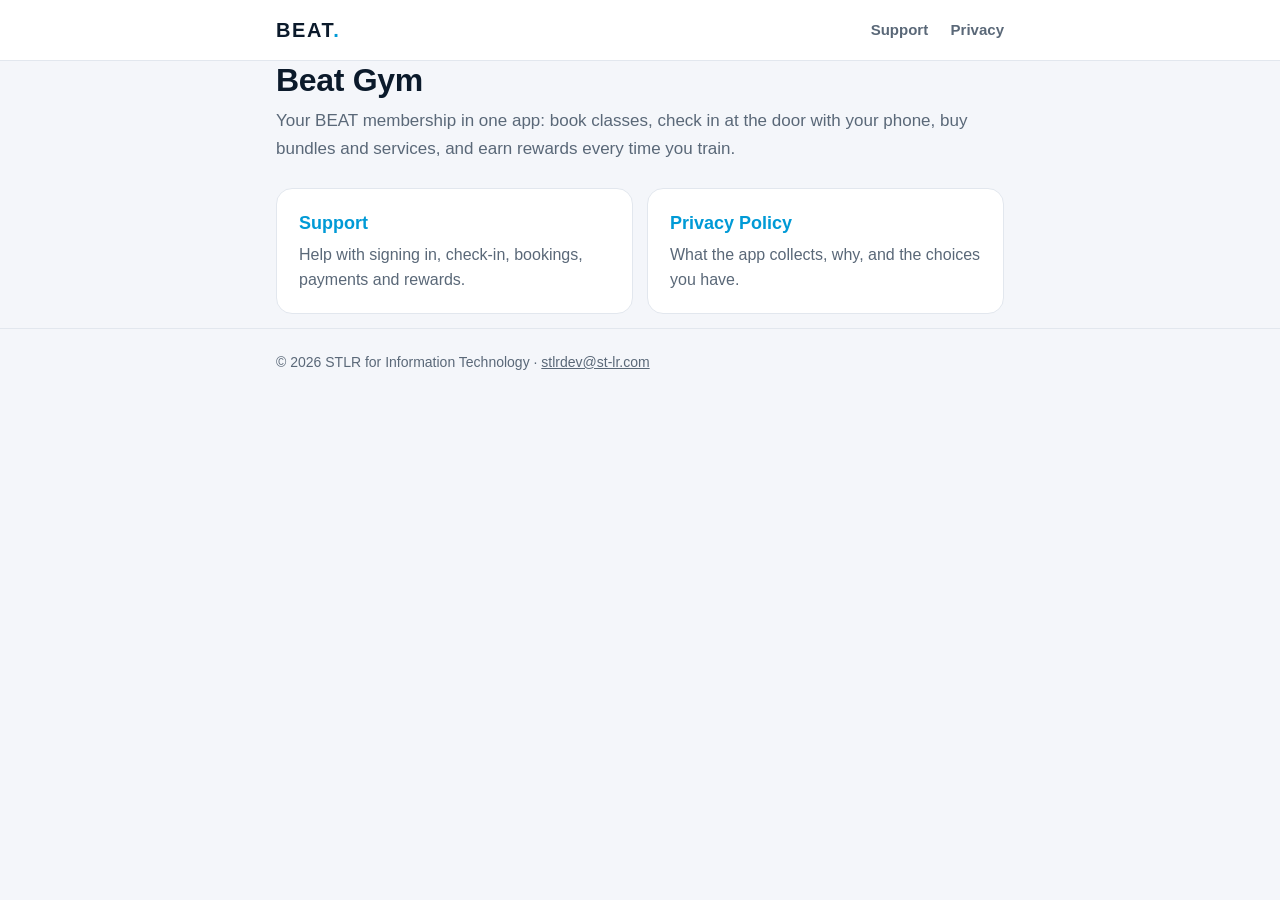
<file: index.html>
<!doctype html>
<html lang="en">
<head>
  <meta charset="utf-8">
  <meta name="viewport" content="width=device-width, initial-scale=1">
  <title>Beat Gym</title>
  <meta name="description" content="Support and privacy information for the Beat Gym app.">
  <link rel="stylesheet" href="styles.css">
</head>
<body>
  <header class="site">
    <div class="wrap">
      <a class="brand" href="./">BEAT<span>.</span></a>
      <nav>
        <a href="support/">Support</a>
        <a href="privacy/">Privacy</a>
      </nav>
    </div>
  </header>

  <main class="wrap">
    <h1>Beat Gym</h1>
    <p class="lead">Your BEAT membership in one app: book classes, check in at the door with your phone, buy bundles and services, and earn rewards every time you train.</p>

    <div class="links">
      <a class="card" href="support/">
        <strong>Support</strong>
        <span>Help with signing in, check-in, bookings, payments and rewards.</span>
      </a>
      <a class="card" href="privacy/">
        <strong>Privacy Policy</strong>
        <span>What the app collects, why, and the choices you have.</span>
      </a>
    </div>
  </main>

  <footer>
    <div class="wrap">© 2026 STLR for Information Technology · <a href="mailto:stlrdev@st-lr.com">stlrdev@st-lr.com</a></div>
  </footer>
</body>
</html>
</file>
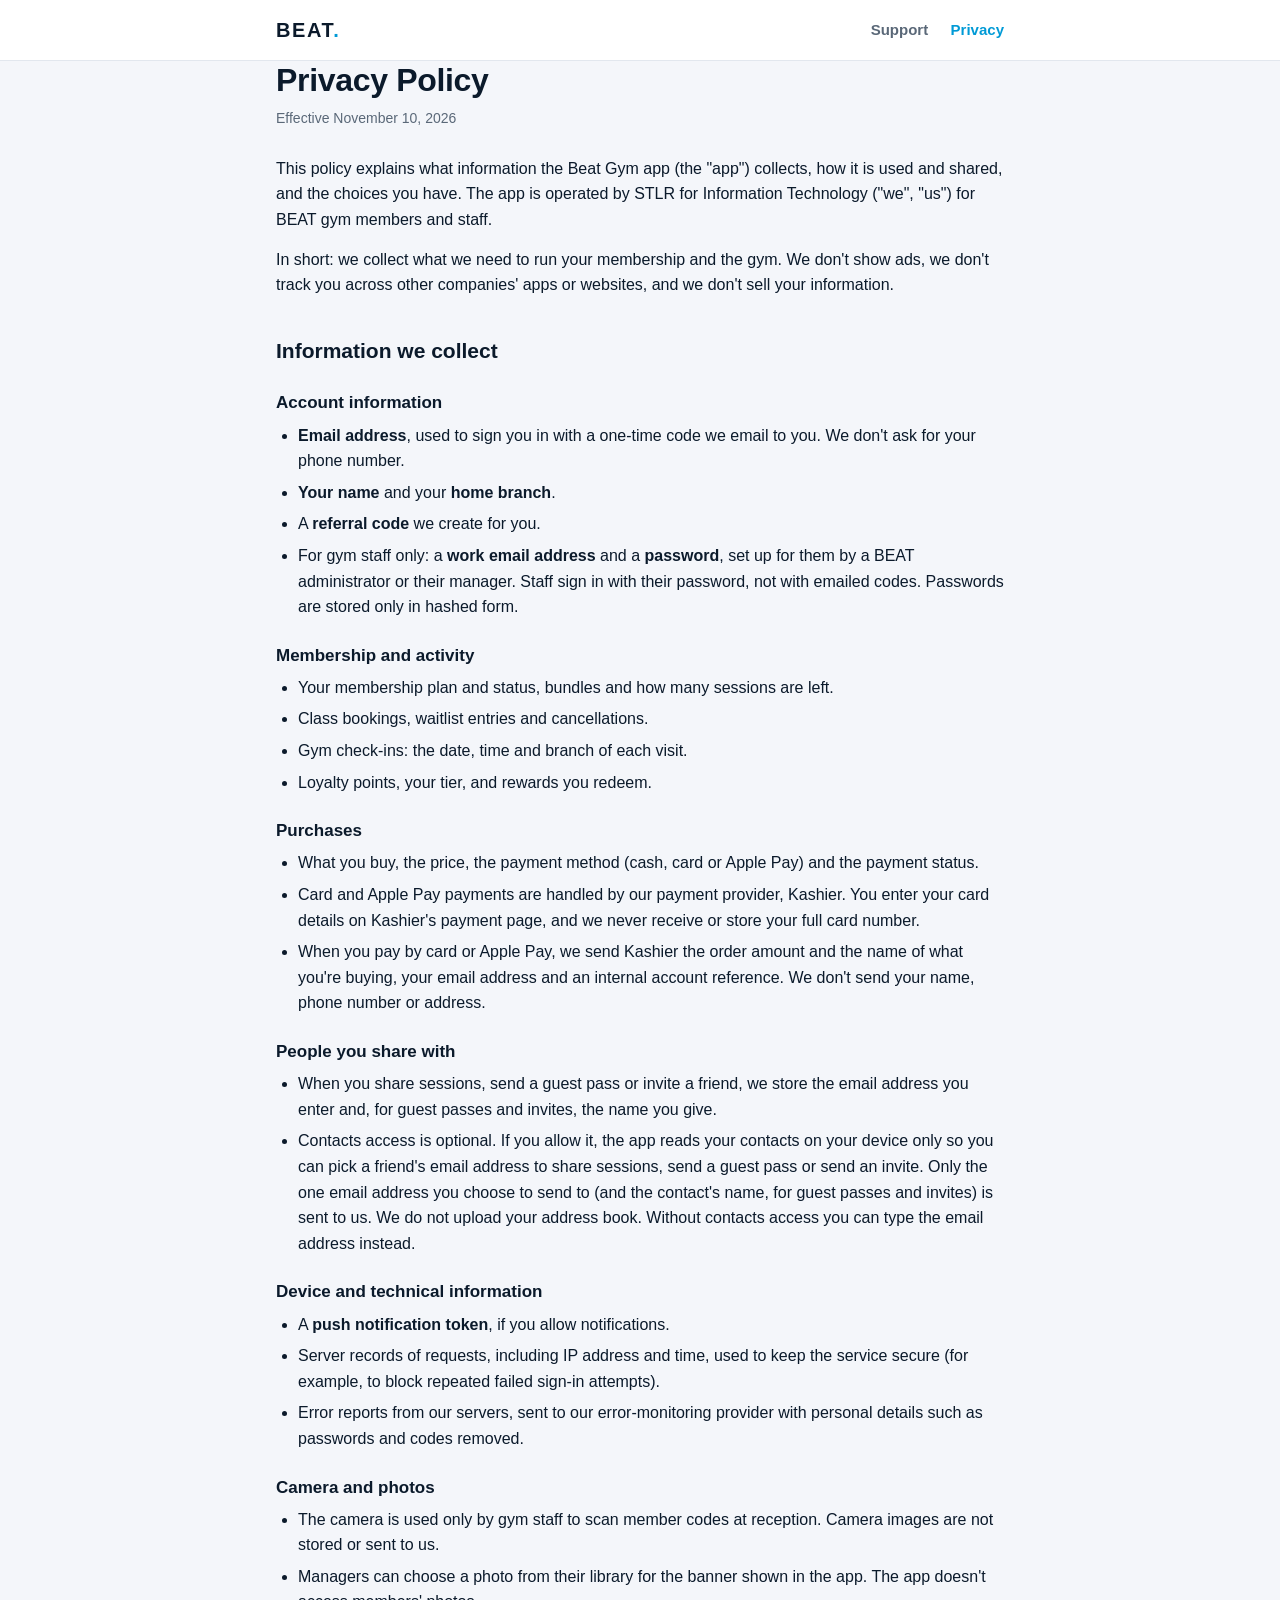
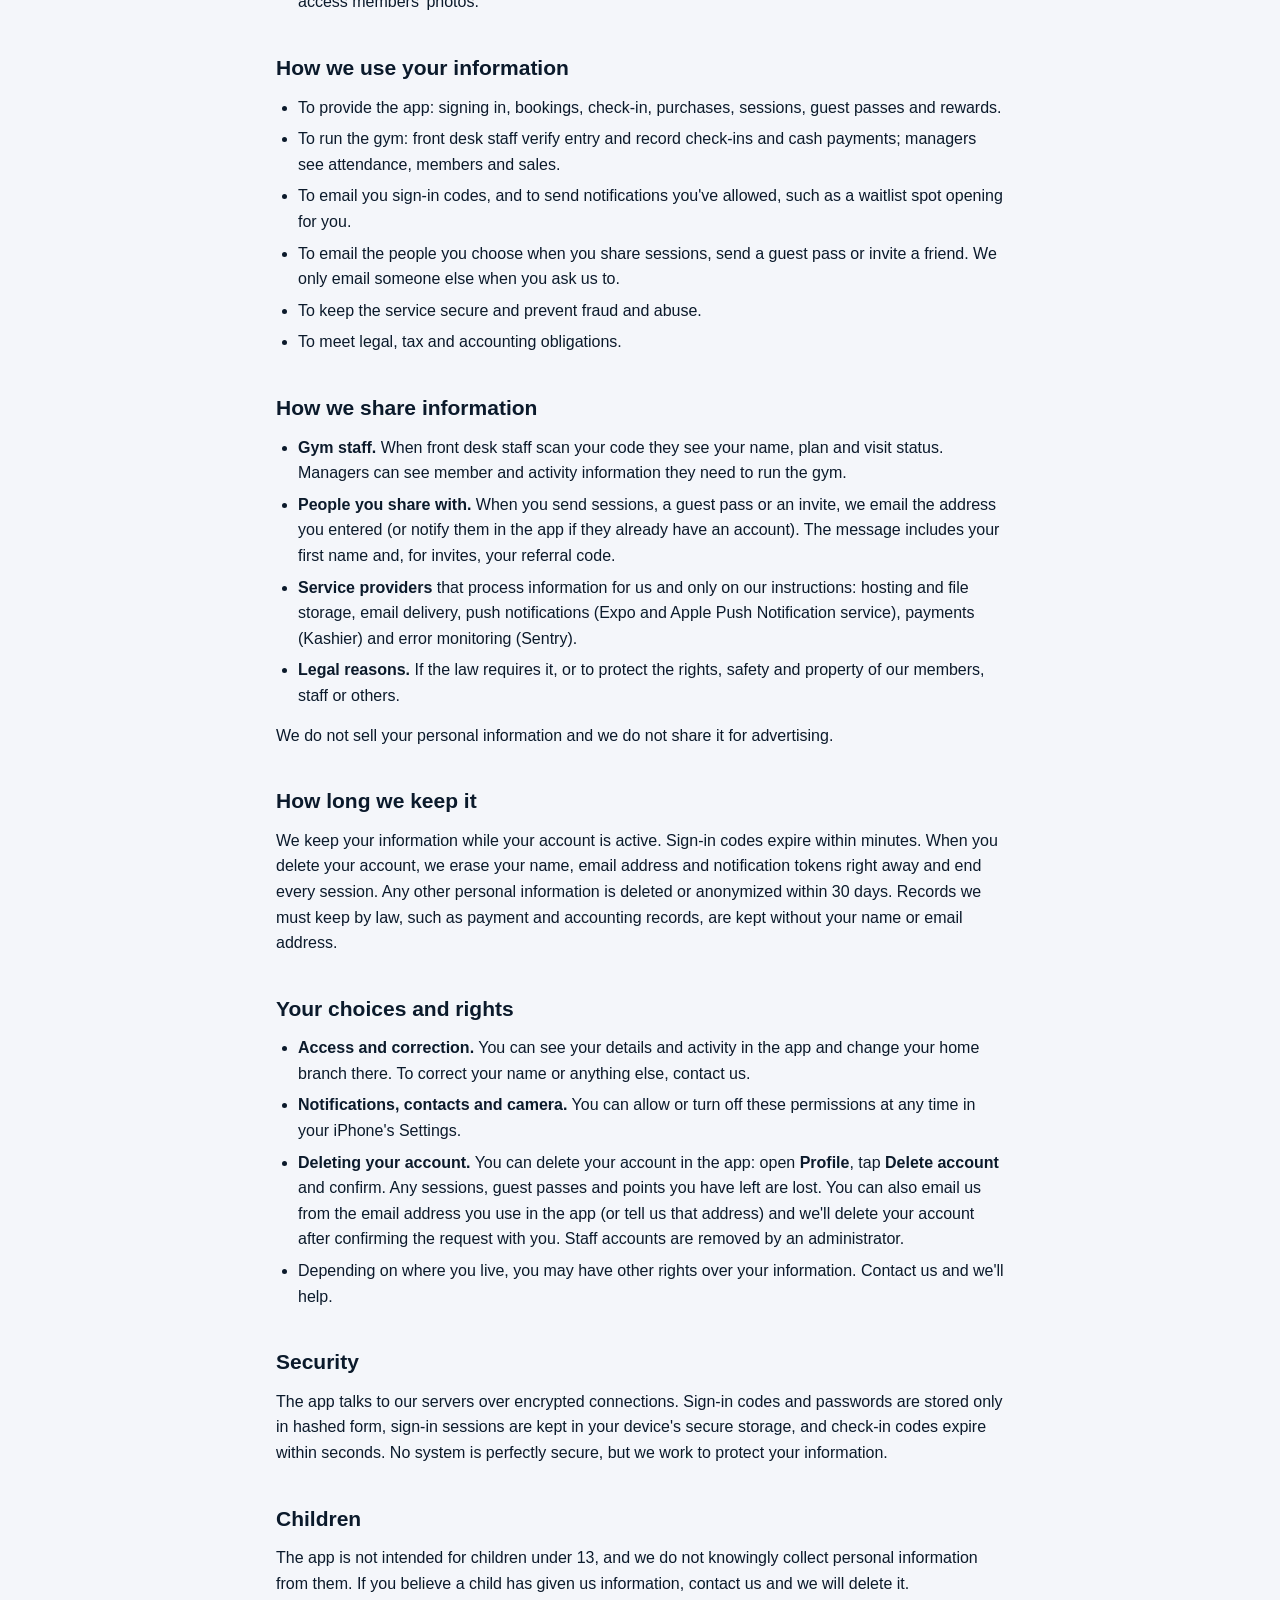
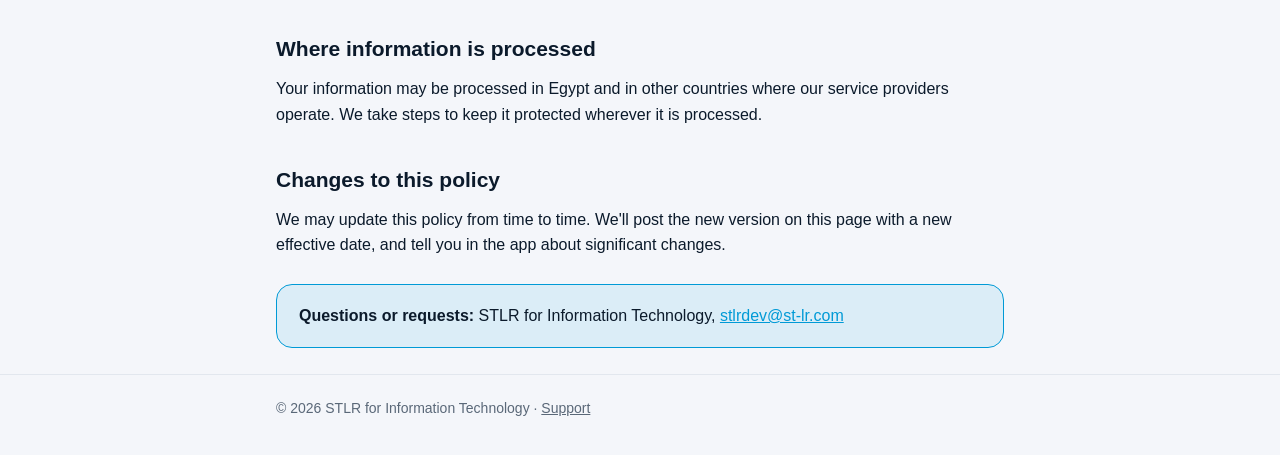
<file: privacy/index.html>
<!doctype html>
<html lang="en">
<head>
  <meta charset="utf-8">
  <meta name="viewport" content="width=device-width, initial-scale=1">
  <title>Beat Gym Privacy Policy</title>
  <meta name="description" content="How the Beat Gym app collects, uses and protects your information.">
  <link rel="stylesheet" href="../styles.css">
</head>
<body>
  <header class="site">
    <div class="wrap">
      <a class="brand" href="../">BEAT<span>.</span></a>
      <nav>
        <a href="../support/">Support</a>
        <a href="./" aria-current="page">Privacy</a>
      </nav>
    </div>
  </header>

  <main class="wrap">
    <h1>Privacy Policy</h1>
    <p class="meta">Effective November 10, 2026</p>

    <p>This policy explains what information the Beat Gym app (the "app") collects, how it is used and shared, and the choices you have. The app is operated by STLR for Information Technology ("we", "us") for BEAT gym members and staff.</p>

    <p>In short: we collect what we need to run your membership and the gym. We don't show ads, we don't track you across other companies' apps or websites, and we don't sell your information.</p>

    <h2>Information we collect</h2>

    <h3>Account information</h3>
    <ul>
      <li><strong>Email address</strong>, used to sign you in with a one-time code we email to you. We don't ask for your phone number.</li>
      <li><strong>Your name</strong> and your <strong>home branch</strong>.</li>
      <li>A <strong>referral code</strong> we create for you.</li>
      <li>For gym staff only: a <strong>work email address</strong> and a <strong>password</strong>, set up for them by a BEAT administrator or their manager. Staff sign in with their password, not with emailed codes. Passwords are stored only in hashed form.</li>
    </ul>

    <h3>Membership and activity</h3>
    <ul>
      <li>Your membership plan and status, bundles and how many sessions are left.</li>
      <li>Class bookings, waitlist entries and cancellations.</li>
      <li>Gym check-ins: the date, time and branch of each visit.</li>
      <li>Loyalty points, your tier, and rewards you redeem.</li>
    </ul>

    <h3>Purchases</h3>
    <ul>
      <li>What you buy, the price, the payment method (cash, card or Apple Pay) and the payment status.</li>
      <li>Card and Apple Pay payments are handled by our payment provider, Kashier. You enter your card details on Kashier's payment page, and we never receive or store your full card number.</li>
      <li>When you pay by card or Apple Pay, we send Kashier the order amount and the name of what you're buying, your email address and an internal account reference. We don't send your name, phone number or address.</li>
    </ul>

    <h3>People you share with</h3>
    <ul>
      <li>When you share sessions, send a guest pass or invite a friend, we store the email address you enter and, for guest passes and invites, the name you give.</li>
      <li>Contacts access is optional. If you allow it, the app reads your contacts on your device only so you can pick a friend's email address to share sessions, send a guest pass or send an invite. Only the one email address you choose to send to (and the contact's name, for guest passes and invites) is sent to us. We do not upload your address book. Without contacts access you can type the email address instead.</li>
    </ul>

    <h3>Device and technical information</h3>
    <ul>
      <li>A <strong>push notification token</strong>, if you allow notifications.</li>
      <li>Server records of requests, including IP address and time, used to keep the service secure (for example, to block repeated failed sign-in attempts).</li>
      <li>Error reports from our servers, sent to our error-monitoring provider with personal details such as passwords and codes removed.</li>
    </ul>

    <h3>Camera and photos</h3>
    <ul>
      <li>The camera is used only by gym staff to scan member codes at reception. Camera images are not stored or sent to us.</li>
      <li>Managers can choose a photo from their library for the banner shown in the app. The app doesn't access members' photos.</li>
    </ul>

    <h2>How we use your information</h2>
    <ul>
      <li>To provide the app: signing in, bookings, check-in, purchases, sessions, guest passes and rewards.</li>
      <li>To run the gym: front desk staff verify entry and record check-ins and cash payments; managers see attendance, members and sales.</li>
      <li>To email you sign-in codes, and to send notifications you've allowed, such as a waitlist spot opening for you.</li>
      <li>To email the people you choose when you share sessions, send a guest pass or invite a friend. We only email someone else when you ask us to.</li>
      <li>To keep the service secure and prevent fraud and abuse.</li>
      <li>To meet legal, tax and accounting obligations.</li>
    </ul>

    <h2>How we share information</h2>
    <ul>
      <li><strong>Gym staff.</strong> When front desk staff scan your code they see your name, plan and visit status. Managers can see member and activity information they need to run the gym.</li>
      <li><strong>People you share with.</strong> When you send sessions, a guest pass or an invite, we email the address you entered (or notify them in the app if they already have an account). The message includes your first name and, for invites, your referral code.</li>
      <li><strong>Service providers</strong> that process information for us and only on our instructions: hosting and file storage, email delivery, push notifications (Expo and Apple Push Notification service), payments (Kashier) and error monitoring (Sentry).</li>
      <li><strong>Legal reasons.</strong> If the law requires it, or to protect the rights, safety and property of our members, staff or others.</li>
    </ul>
    <p>We do not sell your personal information and we do not share it for advertising.</p>

    <h2>How long we keep it</h2>
    <p>We keep your information while your account is active. Sign-in codes expire within minutes. When you delete your account, we erase your name, email address and notification tokens right away and end every session. Any other personal information is deleted or anonymized within 30 days. Records we must keep by law, such as payment and accounting records, are kept without your name or email address.</p>

    <h2>Your choices and rights</h2>
    <ul>
      <li><strong>Access and correction.</strong> You can see your details and activity in the app and change your home branch there. To correct your name or anything else, contact us.</li>
      <li><strong>Notifications, contacts and camera.</strong> You can allow or turn off these permissions at any time in your iPhone's Settings.</li>
      <li><strong>Deleting your account.</strong> You can delete your account in the app: open <strong>Profile</strong>, tap <strong>Delete account</strong> and confirm. Any sessions, guest passes and points you have left are lost. You can also email us from the email address you use in the app (or tell us that address) and we'll delete your account after confirming the request with you. Staff accounts are removed by an administrator.</li>
      <li>Depending on where you live, you may have other rights over your information. Contact us and we'll help.</li>
    </ul>

    <h2>Security</h2>
    <p>The app talks to our servers over encrypted connections. Sign-in codes and passwords are stored only in hashed form, sign-in sessions are kept in your device's secure storage, and check-in codes expire within seconds. No system is perfectly secure, but we work to protect your information.</p>

    <h2>Children</h2>
    <p>The app is not intended for children under 13, and we do not knowingly collect personal information from them. If you believe a child has given us information, contact us and we will delete it.</p>

    <h2>Where information is processed</h2>
    <p>Your information may be processed in Egypt and in other countries where our service providers operate. We take steps to keep it protected wherever it is processed.</p>

    <h2>Changes to this policy</h2>
    <p>We may update this policy from time to time. We'll post the new version on this page with a new effective date, and tell you in the app about significant changes.</p>

    <div class="contact">
      <p><strong>Questions or requests:</strong> STLR for Information Technology, <a href="mailto:stlrdev@st-lr.com">stlrdev@st-lr.com</a></p>
    </div>
  </main>

  <footer>
    <div class="wrap">© 2026 STLR for Information Technology · <a href="../support/">Support</a></div>
  </footer>
</body>
</html>
</file>
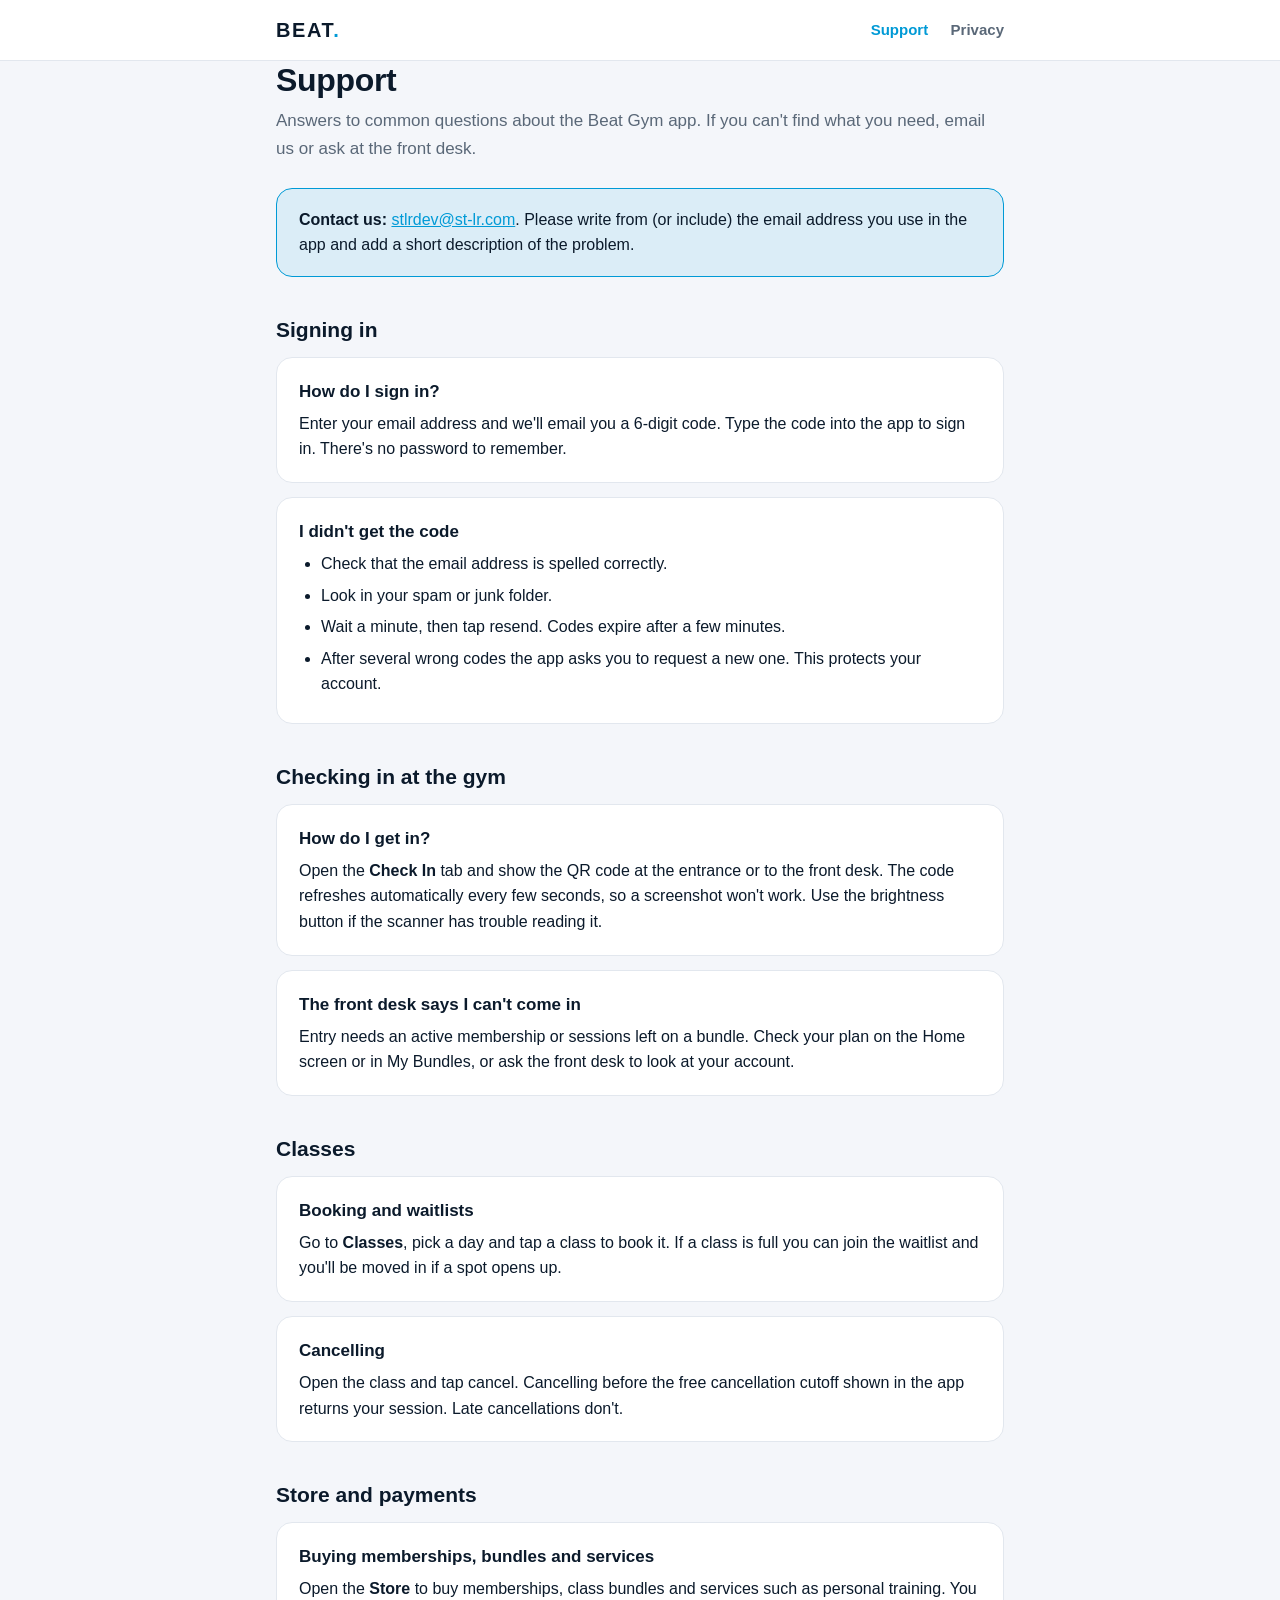
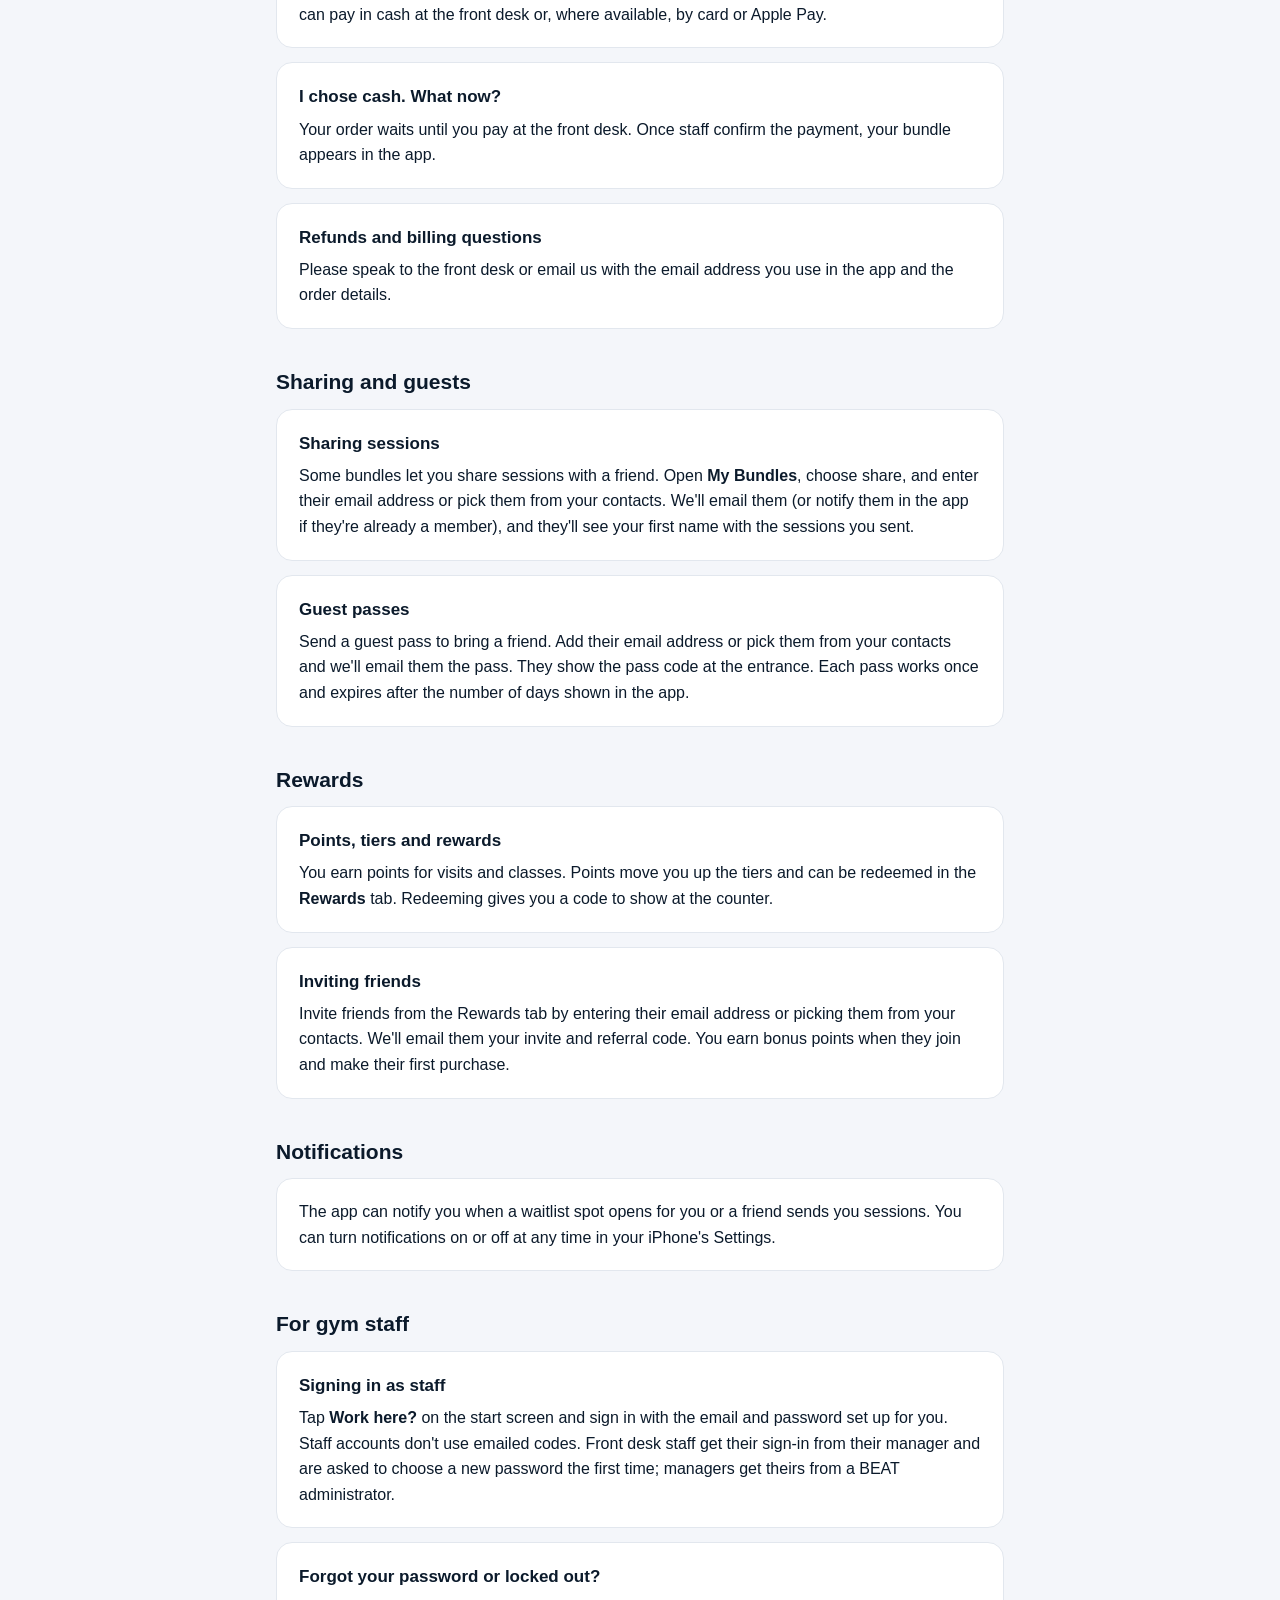
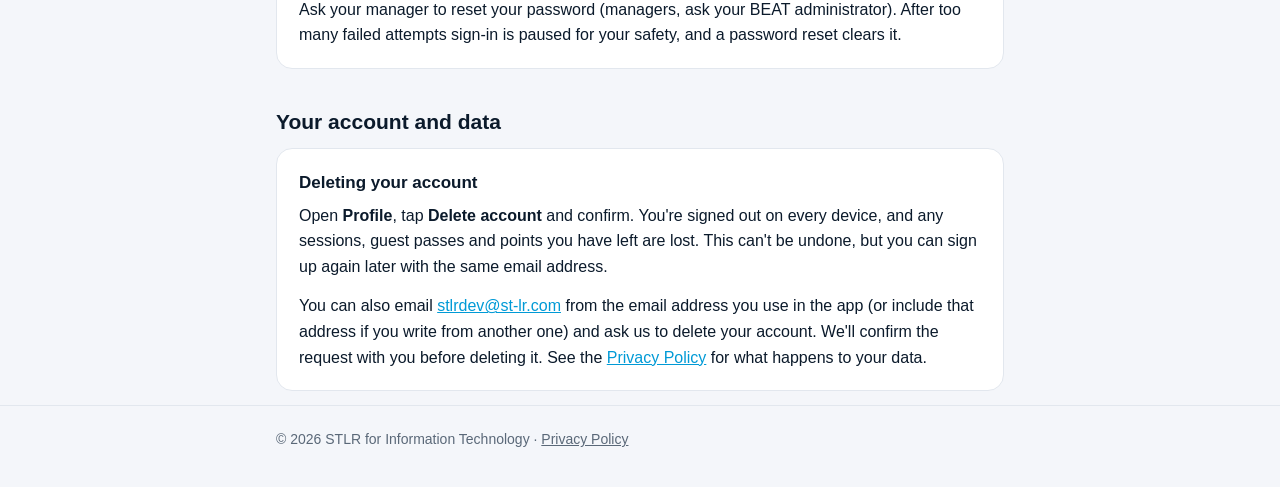
<file: support/index.html>
<!doctype html>
<html lang="en">
<head>
  <meta charset="utf-8">
  <meta name="viewport" content="width=device-width, initial-scale=1">
  <title>Beat Gym Support</title>
  <meta name="description" content="Help with the Beat Gym app: signing in, check-in, bookings, payments, rewards and staff access.">
  <link rel="stylesheet" href="../styles.css">
</head>
<body>
  <header class="site">
    <div class="wrap">
      <a class="brand" href="../">BEAT<span>.</span></a>
      <nav>
        <a href="./" aria-current="page">Support</a>
        <a href="../privacy/">Privacy</a>
      </nav>
    </div>
  </header>

  <main class="wrap">
    <h1>Support</h1>
    <p class="lead">Answers to common questions about the Beat Gym app. If you can't find what you need, email us or ask at the front desk.</p>

    <div class="contact">
      <p><strong>Contact us:</strong> <a href="mailto:stlrdev@st-lr.com">stlrdev@st-lr.com</a>. Please write from (or include) the email address you use in the app and add a short description of the problem.</p>
    </div>

    <h2>Signing in</h2>
    <div class="card">
      <h3>How do I sign in?</h3>
      <p>Enter your email address and we'll email you a 6-digit code. Type the code into the app to sign in. There's no password to remember.</p>
    </div>
    <div class="card">
      <h3>I didn't get the code</h3>
      <ul>
        <li>Check that the email address is spelled correctly.</li>
        <li>Look in your spam or junk folder.</li>
        <li>Wait a minute, then tap resend. Codes expire after a few minutes.</li>
        <li>After several wrong codes the app asks you to request a new one. This protects your account.</li>
      </ul>
    </div>

    <h2>Checking in at the gym</h2>
    <div class="card">
      <h3>How do I get in?</h3>
      <p>Open the <strong>Check In</strong> tab and show the QR code at the entrance or to the front desk. The code refreshes automatically every few seconds, so a screenshot won't work. Use the brightness button if the scanner has trouble reading it.</p>
    </div>
    <div class="card">
      <h3>The front desk says I can't come in</h3>
      <p>Entry needs an active membership or sessions left on a bundle. Check your plan on the Home screen or in My Bundles, or ask the front desk to look at your account.</p>
    </div>

    <h2>Classes</h2>
    <div class="card">
      <h3>Booking and waitlists</h3>
      <p>Go to <strong>Classes</strong>, pick a day and tap a class to book it. If a class is full you can join the waitlist and you'll be moved in if a spot opens up.</p>
    </div>
    <div class="card">
      <h3>Cancelling</h3>
      <p>Open the class and tap cancel. Cancelling before the free cancellation cutoff shown in the app returns your session. Late cancellations don't.</p>
    </div>

    <h2>Store and payments</h2>
    <div class="card">
      <h3>Buying memberships, bundles and services</h3>
      <p>Open the <strong>Store</strong> to buy memberships, class bundles and services such as personal training. You can pay in cash at the front desk or, where available, by card or Apple Pay.</p>
    </div>
    <div class="card">
      <h3>I chose cash. What now?</h3>
      <p>Your order waits until you pay at the front desk. Once staff confirm the payment, your bundle appears in the app.</p>
    </div>
    <div class="card">
      <h3>Refunds and billing questions</h3>
      <p>Please speak to the front desk or email us with the email address you use in the app and the order details.</p>
    </div>

    <h2>Sharing and guests</h2>
    <div class="card">
      <h3>Sharing sessions</h3>
      <p>Some bundles let you share sessions with a friend. Open <strong>My Bundles</strong>, choose share, and enter their email address or pick them from your contacts. We'll email them (or notify them in the app if they're already a member), and they'll see your first name with the sessions you sent.</p>
    </div>
    <div class="card">
      <h3>Guest passes</h3>
      <p>Send a guest pass to bring a friend. Add their email address or pick them from your contacts and we'll email them the pass. They show the pass code at the entrance. Each pass works once and expires after the number of days shown in the app.</p>
    </div>

    <h2>Rewards</h2>
    <div class="card">
      <h3>Points, tiers and rewards</h3>
      <p>You earn points for visits and classes. Points move you up the tiers and can be redeemed in the <strong>Rewards</strong> tab. Redeeming gives you a code to show at the counter.</p>
    </div>
    <div class="card">
      <h3>Inviting friends</h3>
      <p>Invite friends from the Rewards tab by entering their email address or picking them from your contacts. We'll email them your invite and referral code. You earn bonus points when they join and make their first purchase.</p>
    </div>

    <h2>Notifications</h2>
    <div class="card">
      <p>The app can notify you when a waitlist spot opens for you or a friend sends you sessions. You can turn notifications on or off at any time in your iPhone's Settings.</p>
    </div>

    <h2>For gym staff</h2>
    <div class="card">
      <h3>Signing in as staff</h3>
      <p>Tap <strong>Work here?</strong> on the start screen and sign in with the email and password set up for you. Staff accounts don't use emailed codes. Front desk staff get their sign-in from their manager and are asked to choose a new password the first time; managers get theirs from a BEAT administrator.</p>
    </div>
    <div class="card">
      <h3>Forgot your password or locked out?</h3>
      <p>Ask your manager to reset your password (managers, ask your BEAT administrator). After too many failed attempts sign-in is paused for your safety, and a password reset clears it.</p>
    </div>

    <h2>Your account and data</h2>
    <div class="card">
      <h3>Deleting your account</h3>
      <p>Open <strong>Profile</strong>, tap <strong>Delete account</strong> and confirm. You're signed out on every device, and any sessions, guest passes and points you have left are lost. This can't be undone, but you can sign up again later with the same email address.</p>
      <p>You can also email <a href="mailto:stlrdev@st-lr.com">stlrdev@st-lr.com</a> from the email address you use in the app (or include that address if you write from another one) and ask us to delete your account. We'll confirm the request with you before deleting it. See the <a href="../privacy/">Privacy Policy</a> for what happens to your data.</p>
    </div>
  </main>

  <footer>
    <div class="wrap">© 2026 STLR for Information Technology · <a href="../privacy/">Privacy Policy</a></div>
  </footer>
</body>
</html>
</file>
<file: styles.css>
:root {
  --bg: #f4f6fa;
  --surface: #ffffff;
  --text: #0b1a2b;
  --muted: #5a6878;
  --line: #e2e7ee;
  --accent: #009ad6;
  --accent-soft: rgba(0, 154, 214, 0.1);
}

@media (prefers-color-scheme: dark) {
  :root {
    --bg: #0b1420;
    --surface: #121e2c;
    --text: #e9eef5;
    --muted: #9aa8b8;
    --line: #223244;
    --accent: #2cbcf2;
    --accent-soft: rgba(44, 188, 242, 0.12);
  }
}

* { box-sizing: border-box; }

html { -webkit-text-size-adjust: 100%; }

body {
  margin: 0;
  background: var(--bg);
  color: var(--text);
  font: 16px/1.6 -apple-system, BlinkMacSystemFont, "Segoe UI", Roboto, "Helvetica Neue", Arial, sans-serif;
}

a { color: var(--accent); }

.wrap { max-width: 760px; margin: 0 auto; padding: 0 16px; }

header.site {
  border-bottom: 1px solid var(--line);
  background: var(--surface);
}
header.site .wrap {
  display: flex;
  align-items: center;
  justify-content: space-between;
  gap: 16px;
  min-height: 60px;
}
.brand {
  font-weight: 800;
  font-size: 20px;
  letter-spacing: 0.08em;
  color: var(--text);
  text-decoration: none;
}
.brand span { color: var(--accent); }
nav a {
  margin-left: 18px;
  color: var(--muted);
  text-decoration: none;
  font-weight: 600;
  font-size: 15px;
}
nav a[aria-current="page"], nav a:hover { color: var(--accent); }

main { padding: 36px 0 48px; }

h1 { font-size: 32px; line-height: 1.2; margin: 0 0 8px; letter-spacing: -0.01em; }
h2 { font-size: 21px; margin: 36px 0 10px; }
h3 { font-size: 17px; margin: 22px 0 6px; }
p, ul { margin: 0 0 14px; }
ul { padding-left: 22px; }
li { margin-bottom: 6px; }

.lead { color: var(--muted); font-size: 17px; margin-bottom: 26px; }
.meta { color: var(--muted); font-size: 14px; margin-bottom: 26px; }

.card {
  background: var(--surface);
  border: 1px solid var(--line);
  border-radius: 16px;
  padding: 20px 22px;
  margin: 0 0 14px;
}
.card h3 { margin-top: 0; }
.card p:last-child, .card ul:last-child { margin-bottom: 0; }

.contact {
  background: var(--accent-soft);
  border: 1px solid var(--accent);
  border-radius: 16px;
  padding: 18px 22px;
  margin: 26px 0;
}
.contact p { margin: 0; }

.links { display: grid; gap: 14px; grid-template-columns: repeat(auto-fit, minmax(220px, 1fr)); }
.links a.card { display: block; text-decoration: none; color: var(--text); }
.links a.card strong { display: block; font-size: 18px; margin-bottom: 4px; color: var(--accent); }
.links a.card span { color: var(--muted); }

footer {
  border-top: 1px solid var(--line);
  color: var(--muted);
  font-size: 14px;
  padding: 22px 0 36px;
}
footer a { color: var(--muted); }

@media (max-width: 480px) {
  h1 { font-size: 27px; }
  nav a { margin-left: 12px; }
}
</file>
